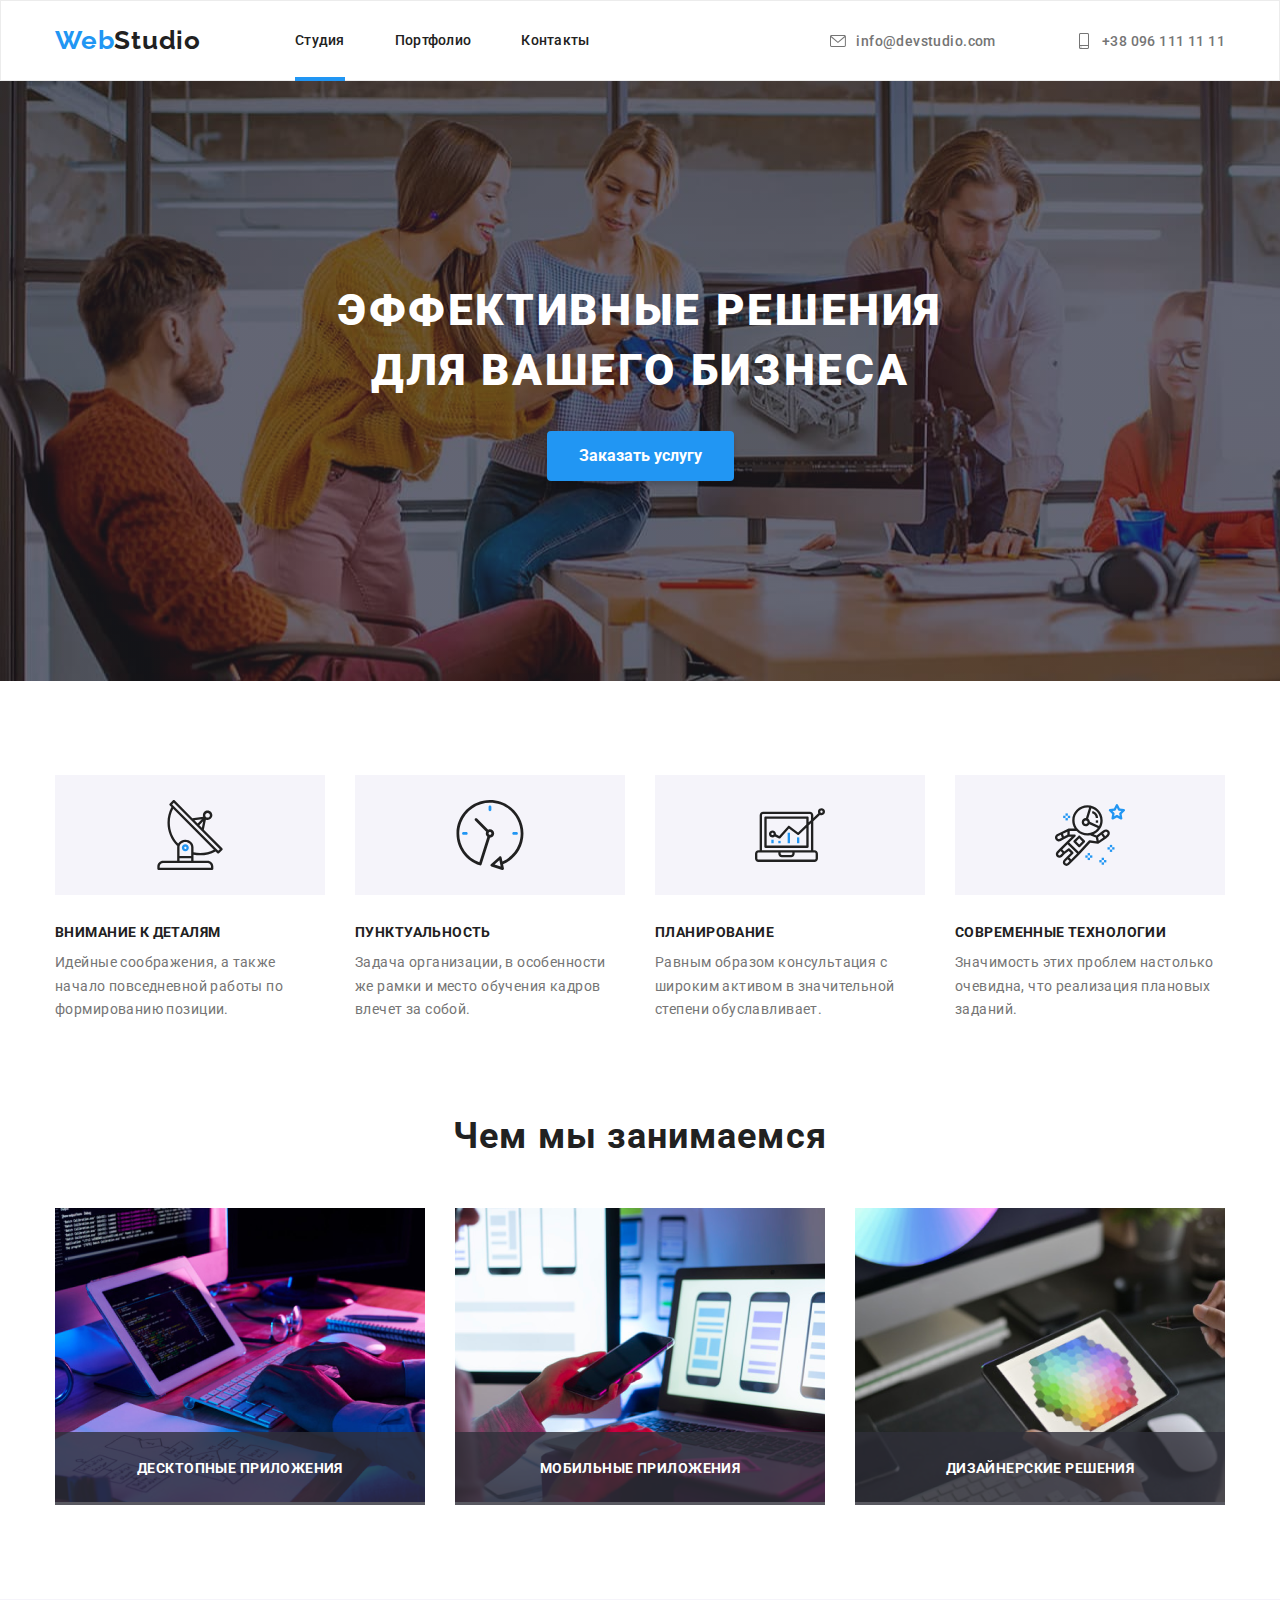
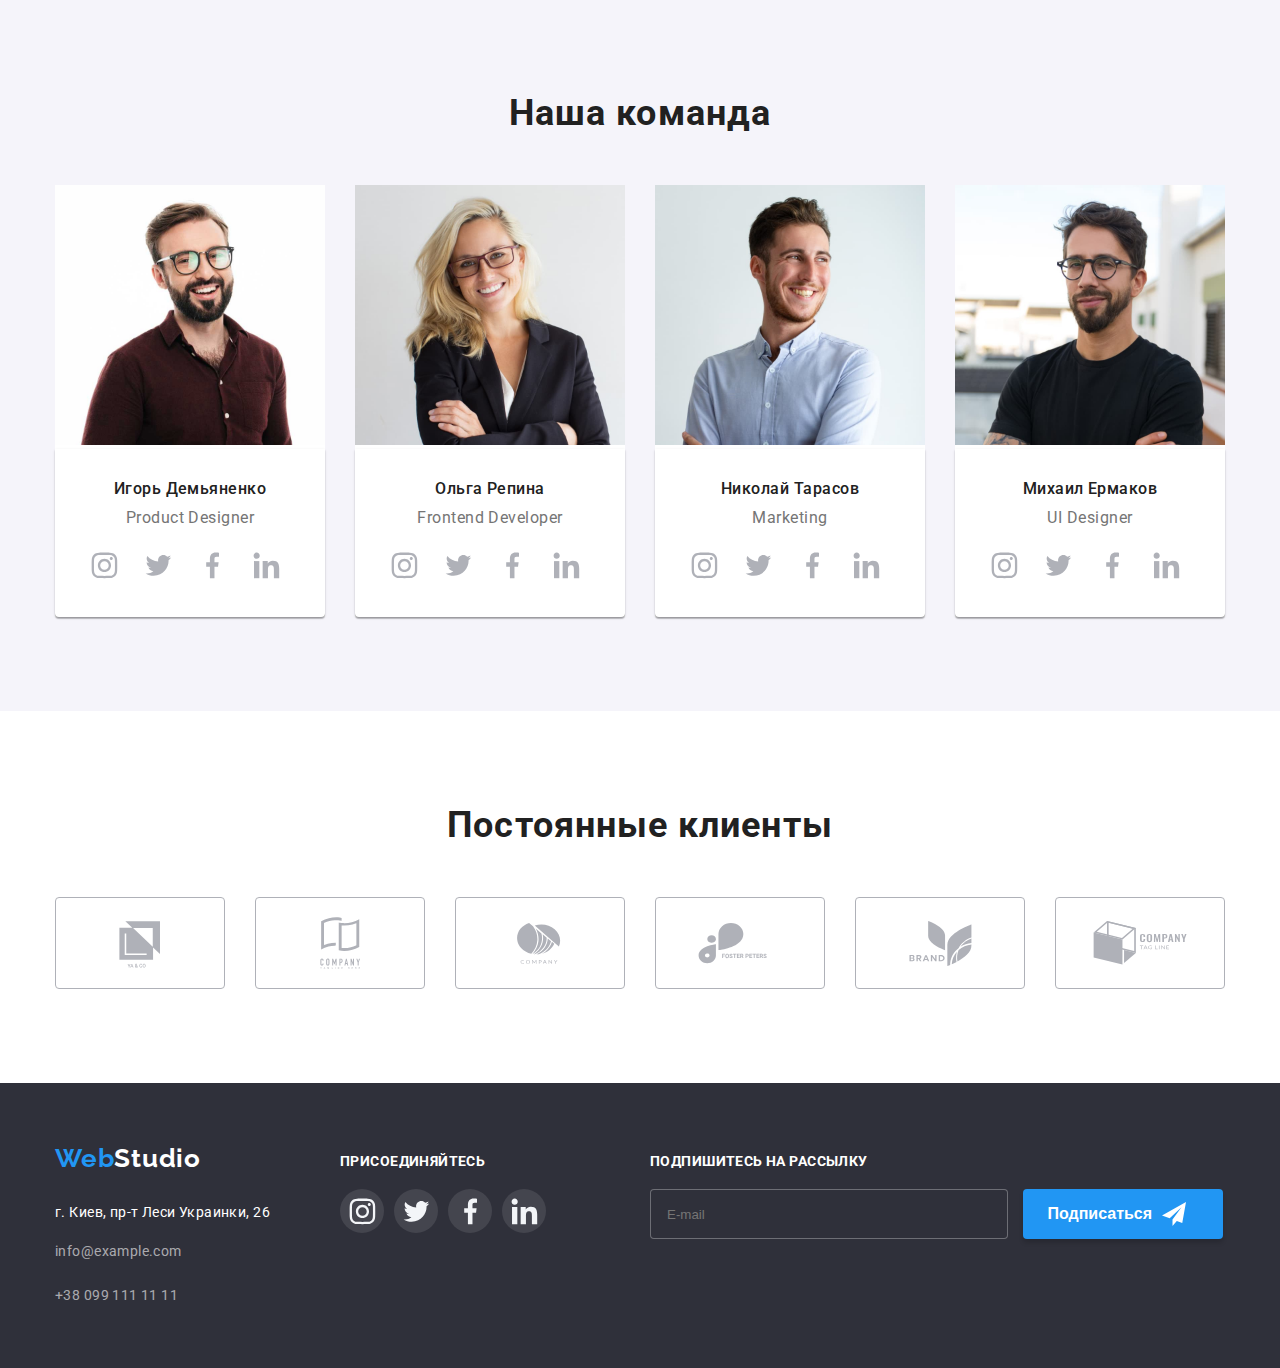
<file: index.html>
<!DOCTYPE html>
<html lang="ru">

<head>
    <meta charset="UTF-8">
    <meta http-equiv="X-UA-Compatible" content="IE=edge">
    <meta name="viewport" content="width=device-width, initial-scale=1.0">
    <title>WebStudio</title>
    <link rel="stylesheet" href="./CSS/modern-normalize.css">
    <link rel="preconnect" href="https://fonts.googleapis.com">
    <link rel="preconnect" href="https://fonts.gstatic.com" crossorigin>
    <link
        href="https://fonts.googleapis.com/css2?family=Raleway:wght@700&family=Roboto:wght@400;500;700;900&display=swap"
        rel="stylesheet">
    <link rel="stylesheet" href="./CSS/styles.css">
</head>

<body>
    <header class="page-header">
        <div class="contaner">
            <div class="heder-contaner">               
            <nav class="nav-head">
                <a class="logo-header" href="/"><span class="logo-web"> Web</span>Studio </a>
                <ul class="site-nav">
                    <li class="site-nav-iten">
                        <a class="nav-head current" href="#" >Студия</a>
                    </li>
                    <li class="site-nav-iten">
                        <a class="nav-head" href="portfolio.html">Портфолио</a>
                    </li>
                    <li class="site-nav-iten">
                        <a class="nav-head" href="#">Контакты</a>
                    </li>
                </ul>
            </nav>
                <div class="page">
                    <a class="nav-contact" href="mailto:info@devstudio.com"> 
                        <svg class="page-icon" >
                            <use href="./images/sprate.svg#icon-envelope"></use>
                        </svg> info@devstudio.com
                    </a>
                    <a class="nav-contact" href="tel:+380961111111">
                        <svg class="page-icon" >
                        <use href="./images/sprate.svg#icon-smartphone"></use>
                        </svg> +38 096 111 11 11
                    </a>
                </div>
            </div>
        </div>
    </header>
    
    <main>
        <section class="hero">
            <div class="contaner">
                <h1 class="hero-title">Эффективные решения </br> для вашего бизнеса</h1>
                <button class="hero-button" type="button" data-modal-open>Заказать услугу</button>
            </div>
        </section>
    
    <section class="benefits">
        <div class="contaner">
            <h2 class="hidden">Наше преимущество</h2>
            <ul class="benefits-item">
                <li class="benefits-item-submenu">
                    <a class="benefits-item-icon" href="#">
                        <svg width="70" height="70">
                            <use href="./images/sprate.svg#icon-antenna"></use>
                        </svg>
                    </a>
                    <h3 class="submenu-titel">Внимание к деталям</h3>
                    <p class="submenu-titel-text">Идейные соображения, а также начало повседневной работы по формированию позиции.</p>
                </li>
                <li class="benefits-item-submenu">
                    <a class="benefits-item-icon" href="#">
                        <svg width="70" height="70">
                            <use href="./images/sprate.svg#icon-clock"></use>
                        </svg>
                    </a>
                    <h3 class="submenu-titel">Пунктуальность</h3>
                    <p class="submenu-titel-text">Задача организации, в особенности же рамки и место обучения кадров влечет за собой.</p>
                </li>
                <li class="benefits-item-submenu">
                    <a class="benefits-item-icon" href="#">
                        <svg width="70" height="70">
                            <use href="./images/sprate.svg#icon-diagram"></use>
                        </svg>
                    </a>
                    <h3 class="submenu-titel">Планирование</h3>
                    <p class="submenu-titel-text">Равным образом консультация с широким активом в значительной степени обуславливает.</p>
                </li>
                <li class="benefits-item-submenu">
                    <a class="benefits-item-icon" href="#">
                        <svg width="70" height="70">
                            <use href="./images/sprate.svg#icon-astronaut"></use>
                        </svg>
                    </a>
                    <h3 class="submenu-titel">Современные технологии</h3>
                    <p class="submenu-titel-text">Значимость этих проблем настолько очевидна, что реализация плановых заданий.</p>
                </li>
            </ul>
        </div>
        </section>
    <section class="activities">
        <div class="contaner">
            <h2 class="basic-title">Чем мы занимаемся</h2>
            <ul class="activities-item">
                <div class="activities-link">
                <li class="activities-img"><a href="#"><img src="./images/box1.jpg" width="370" height="294" alt="Коструируем сайты"></a></li>
                <span class="activities-link-text" >Десктопные приложения</span>
                </div>
                <div class="activities-link">
                    <li class="activities-img"><a href="#"><img src="./images/box2.jpg" width="370" height="294" alt="Коструируем сайты"></a></li>
                    <span class="activities-link-text" >Мобильные приложения</span>
                </div>
                <div class="activities-link">
                    <li class="activities-img"><a href="#"><img src="./images/box3.jpg" width="370" height="294" alt="Коструируем сайты"></a></li>
                    <span class="activities-link-text" >Дизайнерские решения</span>
                </div>
            </ul>
        </div>
    </section>
    <section class="team">
            <div class="contaner">
            <h2 class="basic-title">Наша команда</h2>
            <ul class="team-container">
                <li class="team-container-item">
                    <img src="./images/team1.jpg" width="270" alt="Проджект менеджер">
                    <div class="team-title-text">
                        <h3 class="team-title">Игорь Демьяненко</h3>
                        <span class="team-container-text">Product Designer</span>
                        <ul class="team-container-link">
                            <li class="team-container-link-img" >
                                <a class="background" href="#">
                                    <svg class="team-container-icon" >
                                        <use href="./images/sprate.svg#icon-instagram"></use>
                                    </svg>
                                </a>
                            </li>
                            <li class="team-container-link-img" >
                                <a class="background" href="#">
                                    <svg class="team-container-icon" >
                                        <use href="./images/sprate.svg#icon-twitter"></use>
                                    </svg>
                                </a>
                            </li>
                            <li class="team-container-link-img" >
                                <a class="background" href="#">
                                    <svg class="team-container-icon" >
                                        <use href="./images/sprate.svg#icon-facebook"></use>
                                    </svg>
                                </a>
                            </li>
                            <li class="team-container-link-img" >
                                <a class="background" href="#">
                                    <svg class="team-container-icon" >
                                        <use href="./images/sprate.svg#icon-linkedin"></use>
                                    </svg>
                                </a>
                            </li>
                        </ul>
                    </div>
                </li>
                <li class="team-container-item">
                    <img src="./images/team2.jpg" width="270" alt="Фронтент разработчик">
                    <div class="team-title-text">
                        <h3 class="team-title">Ольга Репина</h3>
                        <span class="team-container-text">Frontend Developer</span>
                        <ul class="team-container-link">
                            <ul class="team-container-link">
                                <li class="team-container-link-img" >
                                    <a class="background" href="#">
                                        <svg class="team-container-icon" >
                                            <use href="./images/sprate.svg#icon-instagram"></use>
                                        </svg>
                                    </a>
                                </li>
                                <li class="team-container-link-img" >
                                    <a class="background" href="#">
                                        <svg class="team-container-icon" >
                                            <use href="./images/sprate.svg#icon-twitter"></use>
                                        </svg>
                                    </a>
                                </li>
                                <li class="team-container-link-img" >
                                    <a class="background" href="#">
                                        <svg class="team-container-icon" >
                                            <use href="./images/sprate.svg#icon-facebook"></use>
                                        </svg>
                                    </a>
                                </li>
                                <li class="team-container-link-img" >
                                    <a class="background" href="#">
                                        <svg class="team-container-icon" >
                                            <use href="./images/sprate.svg#icon-linkedin"></use>
                                        </svg>
                                    </a>
                                </li>
                        </ul>
                    </div>
                </li>
                <li class="team-container-item">
                    <img src="./images/team3.jpg" width="270" alt="Маркитолог">
                    <div class="team-title-text">
                        <h3 class="team-title">Николай Тарасов</h3>
                        <span class="team-container-text">Marketing</span>
                        <ul class="team-container-link">
                            <ul class="team-container-link">
                                <li class="team-container-link-img" >
                                    <a class="background" href="#">
                                        <svg class="team-container-icon" >
                                            <use href="./images/sprate.svg#icon-instagram"></use>
                                        </svg>
                                    </a>
                                </li>
                                <li class="team-container-link-img" >
                                    <a class="background" href="#">
                                        <svg class="team-container-icon" >
                                            <use href="./images/sprate.svg#icon-twitter"></use>
                                        </svg>
                                    </a>
                                </li>
                                <li class="team-container-link-img" >
                                    <a class="background" href="#">
                                        <svg class="team-container-icon" >
                                            <use href="./images/sprate.svg#icon-facebook"></use>
                                        </svg>
                                    </a>
                                </li>
                                <li class="team-container-link-img" >
                                    <a class="background" href="#">
                                        <svg class="team-container-icon" >
                                            <use href="./images/sprate.svg#icon-linkedin"></use>
                                        </svg>
                                    </a>
                                </li>
                        </ul>
                </div>
                </li>
                <li class="team-container-item">
                    <img src="./images/team4.jpg" width="270" alt="UI Designer">
                    <div class="team-title-text">
                        <h3 class="team-title">Михаил Ермаков</h3>
                        <span class="team-container-text">UI Designer</span>
                        <ul class="team-container-link">
                            <ul class="team-container-link">
                                <li class="team-container-link-img" >
                                    <a class="background" href="#">
                                        <svg class="team-container-icon" >
                                            <use href="./images/sprate.svg#icon-instagram"></use>
                                        </svg>
                                    </a>
                                </li>
                                <li class="team-container-link-img" >
                                    <a class="background" href="#">
                                        <svg class="team-container-icon" >
                                            <use href="./images/sprate.svg#icon-twitter"></use>
                                        </svg>
                                    </a>
                                </li>
                                <li class="team-container-link-img" >
                                    <a class="background" href="#">
                                        <svg class="team-container-icon" >
                                            <use href="./images/sprate.svg#icon-facebook"></use>
                                        </svg>
                                    </a>
                                </li>
                                <li class="team-container-link-img" >
                                    <a class="background" href="#">
                                        <svg class="team-container-icon" >
                                            <use href="./images/sprate.svg#icon-linkedin"></use>
                                        </svg>
                                    </a>
                                </li>
                        </ul>
                    </div>
                </li>
            </ul>

        </section>
    </div>
    <section class="clients">
        <div class="contaner">
            <h2 class="basic-title">Постоянные клиенты</h2>
            <ul class="clients-list">
                <li class="clients-item">
                    <a class="clients-item-link" href="#">
                        <svg class="clients-link">
                            <use href="./images/sprate.svg#icon-Client-1"></use>
                        </svg>
                    </a>
                    <li class="clients-item">
                        <a class="clients-item-link" href="#">
                            <svg class="clients-link">
                                <use href="./images/sprate.svg#icon-Client-2"></use>
                            </svg>
                        </a>
                    </li>
                    <li class="clients-item">
                        <a class="clients-item-link" href="#">
                            <svg class="clients-link">
                                <use href="./images/sprate.svg#icon-Client-3"></use>
                            </svg>
                        </a>
                    </li>
                    <li class="clients-item">
                        <a class="clients-item-link" href="#">
                            <svg class="clients-link">
                                <use href="./images/sprate.svg#icon-Client-4"></use>
                            </svg>
                        </a>
                    </li>
                    <li class="clients-item">
                        <a class="clients-item-link" href="#">
                            <svg class="clients-link">
                                <use href="./images/sprate.svg#icon-Client-5"></use>
                            </svg>
                        </a>
                    </li>
                    <li class="clients-item">
                        <a class="clients-item-link" href="#">
                            <svg class="clients-link">
                                <use href="./images/sprate.svg#icon-Client-6"></use>
                            </svg>
                        </a>
                    </li>
            </ul>
        </div>
    </section>
    </main>
    <footer>
    <div class="footer-info">
        <div class="contaner">
            <div class="footer-contaner">
            <div class="footer-address">
                <a class="logo-footer" href="/"> <span class="logo-web"> Web</span>Studio </a>
            <address class="nav-address">
                <a class="nav-footer-city" href="#">г. Киев, пр-т Леси Украинки, 26</a>
                <a class="nav-footer" href="mailto:info@example.com">info@example.com</a>
                <a class="nav-footer" href="tel:+380991111111">+38 099 111 11 11</a>
            </address>
            </div>
            <div class="footer-contaner-link">
                <h3 class="footer-title">присоединяйтесь</h3>
                <ul class="footer-link">
                    <li class="footer-container-link-img" >
                    <a class="background" href="#">
                        <svg class="footer-container-icon" >
                            <use href="./images/sprate.svg#icon-instagram"></use>
                        </svg>
                    </a>
                    </li>
                    <li class="footer-container-link-img" >
                    <a class="background" href="#">
                        <svg class="footer-container-icon" >
                            <use href="./images/sprate.svg#icon-twitter"></use>
                        </svg>
                    </a>
                    </li>
                    <li class="footer-container-link-img" >
                    <a class="background" href="#">
                        <svg class="footer-container-icon" >
                            <use href="./images/sprate.svg#icon-facebook"></use>
                        </svg>
                    </a>
                    </li>
                    <li class="footer-container-link-img" >
                    <a class="background" href="#">
                        <svg class="footer-container-icon" >
                            <use href="./images/sprate.svg#icon-linkedin"></use>
                        </svg>
                    </a>
                    </li>
                    </ul>
            </div>
            <div class="footer-contaner-input">
                <h3 class="footer-title">Подпишитесь на рассылку</h3>
                <form class="footer-iner">
                <Label class="footer-label"></Label>
                <input class="footer-input" type="email" placeholder="E-mail">    
                <button class="footer-button" type="submit">
                <span class="footer-icon">Подписаться
                </button>
                </form>  
            </div>
        </div>
        </div>
        </div>

    </footer>

    <div class="backdrop is-hidden" data-modal>
        <div class="modal">
            <button data-modal-close class="modal-close" >
                <svg class="modal-close-img"><use href="./images/sprate.svg#icon-close"></use></svg></button>
            <div class="modal-inner">
                <h3 class="modal-titel">Оставьте свои данные, мы вам перезвоним</h3>
                <form class="form"name="user-form" autocomplete="on">
                    <div class="modal-field">
                        <label class="form-label" for="user-neme">Имя</label>
                        <div class="form-inner">
                            <input class="form-input" id="user-neme" type="text" name="neme" placeholder=" "required>
                            <svg class="form-icon">
                                <use href="./images/sprate.svg#icon-person"></use>
                            </svg>
                        </div>
                    </div>
                    <div class="modal-field">
                        <label class="form-label" for="phone-neme">Телефон</label>
                        <div class="form-inner">
                            <input class="form-input" id="phone-neme" type="text" name="phone" placeholder=" "required>
                            <svg class="form-icon">
                                <use href="./images/sprate.svg#icon-phone"></use>
                            </svg>
                        </div>
                    </div>
                    <div class="modal-field">
                        <label class="form-label" for="user-email">Почта</label>
                        <div class="form-inner">
                            <input class="form-input" id="user-email" type="text" name="email" placeholder=" "required>
                            <svg class="form-icon">
                                <use href="./images/sprate.svg#icon-email"></use>
                            </svg>
                        </div> 
                    </div>
                    <div class="modal-field">
                        <label class="form-label" for="user-coment">Комментарий</label>
                        <textarea class=" modal-field-textarea" name="user-coment" id="user-coment" placeholder="Введите текст"></textarea>
                    </div>
                    <div class="modal-checkbox checkbox">
                        <div class="checkbox-contaner-icon">
                            <input class="checkbox-input visually-hidden" id="terms-condition" type="checkbox" name="terms-condition" >
                            <svg class="checkbox-icon"><use href="./images/sprate.svg#icon-check"></use></svg>
                        </div>
                        <label class="checkbox-label" for="terms-condition">Соглашаюсь с рассылкой и принимаю <span class="modal-checkbox-span">Условия договора</span> </label>
                    </div>
                    <div class="modal-button">
                    <button class="form-button" type="submit">Отправить</button> 
                    </div>
                </form>
            </div>
        </div>
    </div>

    <script src="./Js/modal.js"></script>
</body>

</html>
</file>
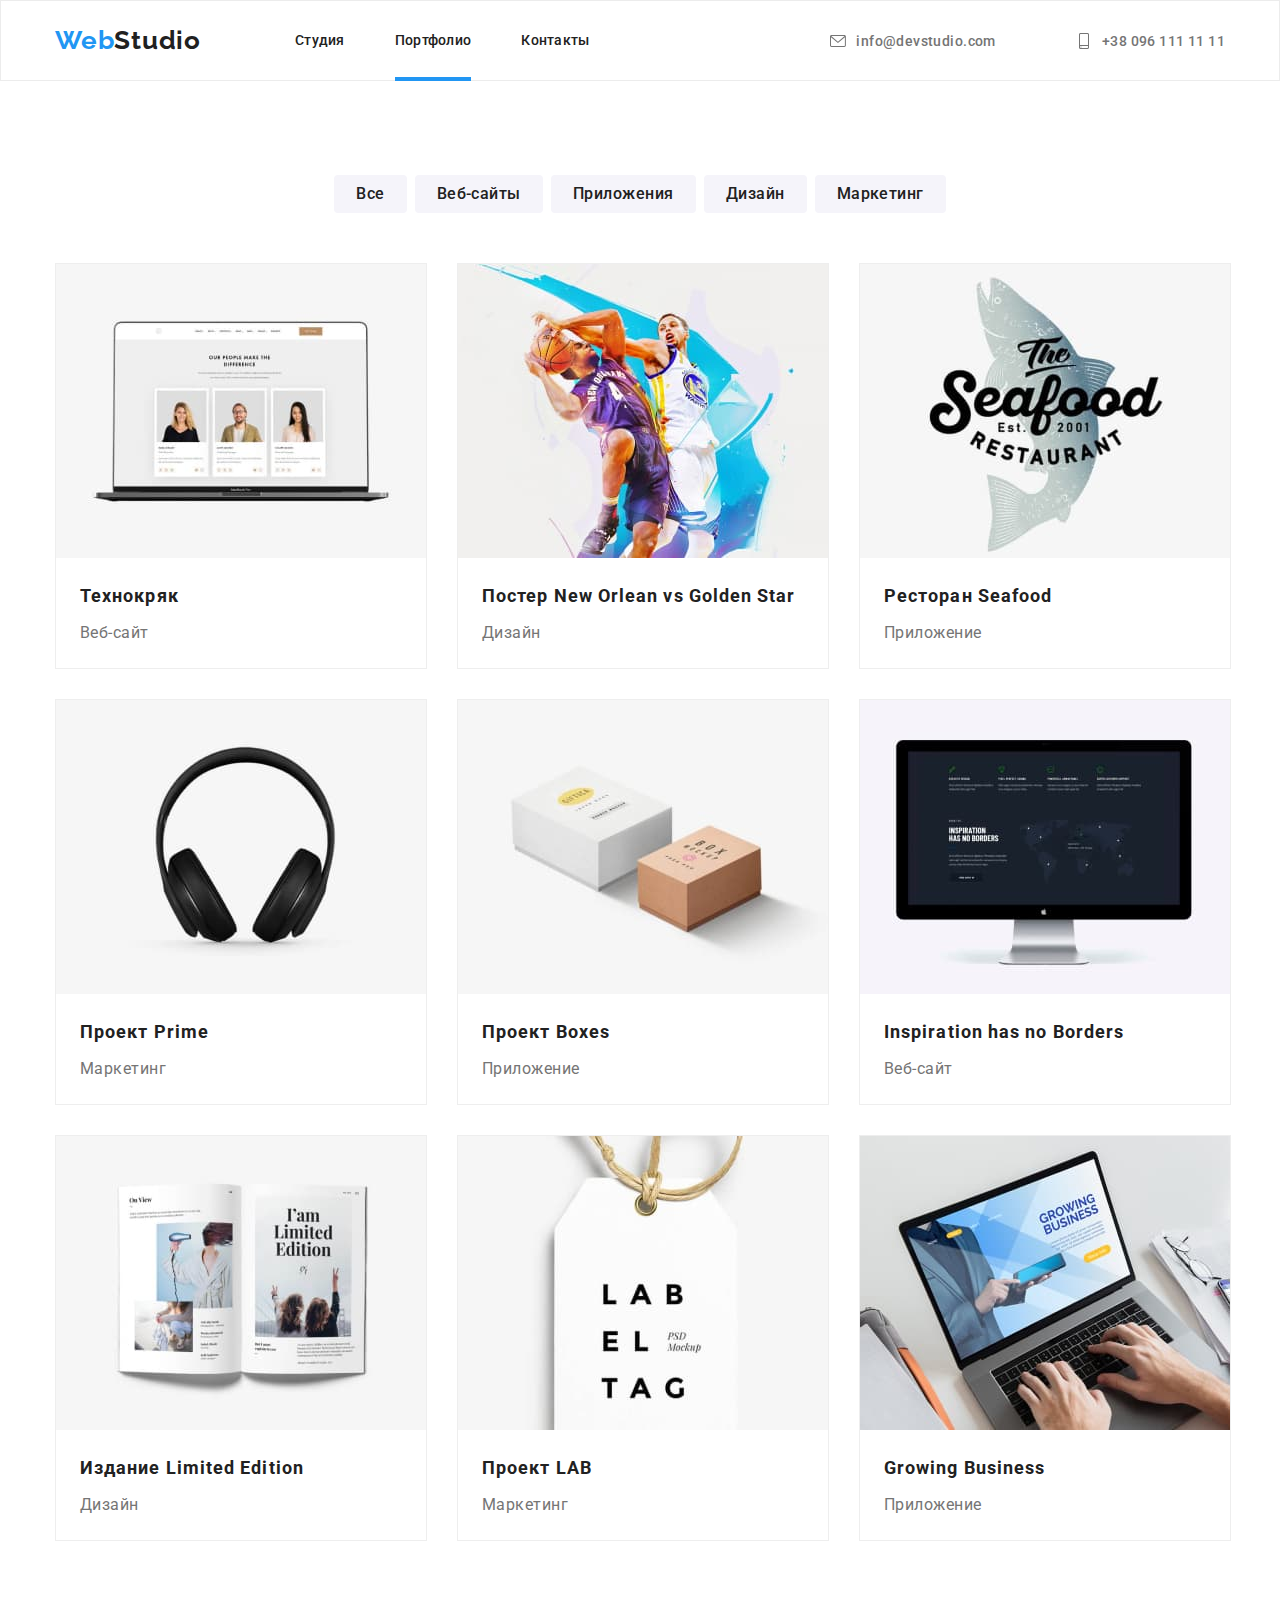
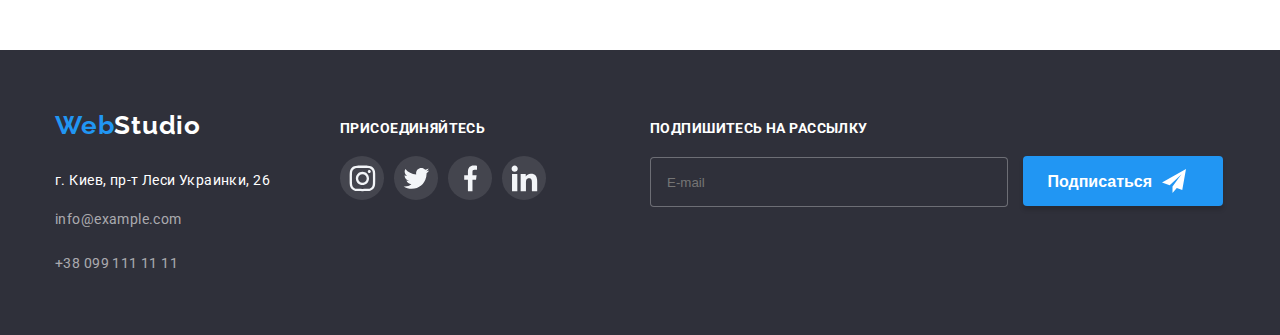
<file: portfolio.html>
<!DOCTYPE html>
<html lang="en">
<head>
	<meta charset="UTF-8">
	<meta http-equiv="X-UA-Compatible" content="IE=edge">
	<meta name="viewport" content="width=device-width, initial-scale=1.0">
	<title>Portfolio</title>
    <link rel="stylesheet" href="./CSS/modern-normalize.css">
	<link rel="preconnect" href="https://fonts.googleapis.com">
    <link rel="preconnect" href="https://fonts.gstatic.com" crossorigin>
    <link href="https://fonts.googleapis.com/css2?family=Raleway:wght@700&family=Roboto:wght@400;500;700;900&display=swap" rel="stylesheet">
	<link rel="stylesheet" href="./CSS/styles.css">
</head>
<body>
    <header class="page-header">
        <div class="contaner">
            <div class="heder-contaner">               
            <nav class="nav-head">
                <a class="logo-header" href="/"><span class="logo-web"> Web</span>Studio </a>
                <ul class="site-nav">
                    <li class="site-nav-iten">
                        <a class="nav-head" href="./index.html">Студия</a>
                    </li>
                    <li class="site-nav-iten">
                        <a class="nav-head current" href="#">Портфолио</a>
                    </li>
                    <li class="site-nav-iten">
                        <a class="nav-head" href="#">Контакты</a>
                    </li>
                </ul>
            </nav>
                <div class="page">
                    <a class="nav-contact" href="mailto:info@devstudio.com"> 
                        <svg class="page-icon" >
                            <use href="./images/sprate.svg#icon-envelope"></use>
                        </svg> info@devstudio.com
                    </a>
                    <a class="nav-contact" href="tel:+380961111111">
                        <svg class="page-icon" >
                        <use href="./images/sprate.svg#icon-smartphone"></use>
                        </svg> +38 096 111 11 11
                    </a>
                </div>
            </div>
        </div>
    </header>
	<main>
        
		<section class="work">
            <div class="contaner">
                <h2 class="hidden">Примеры робот</h2>
			<ul class="work-contaner">
				<li class="work-contaner-item"><button class="filter-button" type="button">Все</button></li>
				<li class="work-contaner-item"><button class="filter-button" type="button">Веб-сайты</button></li>
				<li class="work-contaner-item"><button class="filter-button" type="button">Приложения</button></li>
				<li class="work-contaner-item"><button class="filter-button" type="button">Дизайн</button></li>
				<li class="work-contaner-item"><button class="filter-button" type="button">Маркетинг</button></li>
			</ul>
            </div>
        <div class="contaner">
			<ul class="projects-contanet">
				<li class="projects-contanet-item"><a class="" href="#">
                    <div class="projects-contanet-img">
                        <a class="catalog-img" href="#"><img  src="./images/img1.jpg" width="370" height="294" alt="Постер"></a>
                        <p class="catalog-text">Ресурс предлагает комплексные предложения с разным уровнем функционала и сервисов. Все это позволит посетителю получить исчерпывающие сведения о компании или частном лице.</p>
                    </div>
                    <div class="catalog-title-type">
					<h3 class="catalog-title">Технокряк</h3>
					<span class="catalog-type">Веб-сайт</span>
                    </div>
				</li>
				<li class="projects-contanet-item"><a class="" href="#">
                    <div class="projects-contanet-img">
                        <a class="catalog-img" href="#"><img  src="./images/img2.jpg" width="370" height="294" alt="Постер"></a>
                        <p class="catalog-text">Ресурс предлагает комплексные предложения с разным уровнем функционала и сервисов. Все это позволит посетителю получить исчерпывающие сведения о компании или частном лице.</p>
                    </div>
                    <div class="catalog-title-type">
					<h3 class="catalog-title">Постер New Orlean vs Golden Star</h3>
					<span class="catalog-type">Дизайн</span>
                    </div>
				</li>
                <li class="projects-contanet-item"><a class="" href="#">
                    <div class="projects-contanet-img">
                        <a class="catalog-img" href="#"><img  src="./images/img3.jpg" width="370" height="294" alt="Постер"></a>
                        <p class="catalog-text">Ресурс предлагает комплексные предложения с разным уровнем функционала и сервисов. Все это позволит посетителю получить исчерпывающие сведения о компании или частном лице.</p>
                    </div>
                    <div class="catalog-title-type">
					<h3 class="catalog-title">Ресторан Seafood</h3>
					<span class="catalog-type">Приложение</span>
                    </div>
				</li>
                <li class="projects-contanet-item"><a class="" href="#">
                    <div class="projects-contanet-img">
                        <a class="catalog-img" href="#"><img  src="./images/img4.jpg" width="370" height="294" alt="Постер"></a>
                        <p class="catalog-text">Ресурс предлагает комплексные предложения с разным уровнем функционала и сервисов. Все это позволит посетителю получить исчерпывающие сведения о компании или частном лице.</p>
                    </div>
                    <div class="catalog-title-type">
					<h3 class="catalog-title">Проект Prime</h3>
					<span class="catalog-type">Маркетинг</span>
                    </div>
				</li>
				<li class="projects-contanet-item"><a class="" href="#">
                    <div class="projects-contanet-img">
                        <a class="catalog-img" href="#"><img  src="./images/img5.jpg" width="370" height="294" alt="Постер"></a>
                        <p class="catalog-text">Ресурс предлагает комплексные предложения с разным уровнем функционала и сервисов. Все это позволит посетителю получить исчерпывающие сведения о компании или частном лице.</p>
                    </div>
                    <div class="catalog-title-type">
					<h3 class="catalog-title">Проект Boxes</h3>
					<span class="catalog-type">Приложение</span>
                    </div>
				</li>
                <li class="projects-contanet-item"><a class="" href="#">
                    <div class="projects-contanet-img">
                        <a class="catalog-img" href="#"><img  src="./images/img6.jpg" width="370" height="294" alt="Постер"></a>
                        <p class="catalog-text">Ресурс предлагает комплексные предложения с разным уровнем функционала и сервисов. Все это позволит посетителю получить исчерпывающие сведения о компании или частном лице.</p>
                    </div>
                    <div class="catalog-title-type">
					<h3 class="catalog-title">Inspiration has no Borders</h3>
					<span class="catalog-type">Веб-сайт</span>
                    </div>
				</li>
                <li class="projects-contanet-item"><a class="" href="#">
                    <div class="projects-contanet-img">
                        <a class="catalog-img" href="#"><img  src="./images/img7.jpg" width="370" height="294" alt="Постер"></a>
                        <p class="catalog-text">Ресурс предлагает комплексные предложения с разным уровнем функционала и сервисов. Все это позволит посетителю получить исчерпывающие сведения о компании или частном лице.</p>
                    </div>
                    <div class="catalog-title-type">
					<h3 class="catalog-title">Издание Limited Edition</h3>
					<span class="catalog-type">Дизайн</span>
                    </div>
				</li>
				<li class="projects-contanet-item"><a class="" href="#">
                    <div class="projects-contanet-img">
                        <a class="catalog-img" href="#"><img  src="./images/img8.jpg" width="370" height="294" alt="Постер"></a>
                        <p class="catalog-text">Ресурс предлагает комплексные предложения с разным уровнем функционала и сервисов. Все это позволит посетителю получить исчерпывающие сведения о компании или частном лице.</p>
                    </div>
                    <div class="catalog-title-type">
					<h3 class="catalog-title">Проект LAB</h3>
					<span class="catalog-type">Маркетинг</span>
                    </div>
				</li>
                <li class="projects-contanet-item"><a class="" href="#">
                    <div class="projects-contanet-img">
                        <a class="catalog-img" href="#"><img  src="./images/img9.jpg" width="370" height="294" alt="Постер"></a>
                        <p class="catalog-text">Ресурс предлагает комплексные предложения с разным уровнем функционала и сервисов. Все это позволит посетителю получить исчерпывающие сведения о компании или частном лице.</p>
                    </div>
                    <div class="catalog-title-type">
					<h3 class="catalog-title">Growing Business</h3>
					<span class="catalog-type">Приложение</span>
                    </div>
				</li>
			</ul>
        </div>
		</section>
	</main>

    <footer>
        <div class="footer-info">
            <div class="contaner">
                <div class="footer-contaner">
                <div class="footer-address">
                    <a class="logo-footer" href="/"> <span class="logo-web"> Web</span>Studio </a>
                <address class="nav-address">
                    <a class="nav-footer-city" href="#">г. Киев, пр-т Леси Украинки, 26</a>
                    <a class="nav-footer" href="mailto:info@example.com">info@example.com</a>
                    <a class="nav-footer" href="tel:+380991111111">+38 099 111 11 11</a>
                </address>
                </div>
                <div class="footer-contaner-link">
                    <h3 class="footer-title">присоединяйтесь</h3>
                    <ul class="footer-link">
                        <li class="footer-container-link-img" >
                        <a class="background" href="#">
                            <svg class="footer-container-icon" >
                                <use href="./images/sprate.svg#icon-instagram"></use>
                            </svg>
                        </a>
                        </li>
                        <li class="footer-container-link-img" >
                        <a class="background" href="#">
                            <svg class="footer-container-icon" >
                                <use href="./images/sprate.svg#icon-twitter"></use>
                            </svg>
                        </a>
                        </li>
                        <li class="footer-container-link-img" >
                        <a class="background" href="#">
                            <svg class="footer-container-icon" >
                                <use href="./images/sprate.svg#icon-facebook"></use>
                            </svg>
                        </a>
                        </li>
                        <li class="footer-container-link-img" >
                        <a class="background" href="#">
                            <svg class="footer-container-icon" >
                                <use href="./images/sprate.svg#icon-linkedin"></use>
                            </svg>
                        </a>
                        </li>
                        </ul>
                </div>
                <div class="footer-contaner-input">
                    <h3 class="footer-title">Подпишитесь на рассылку</h3>
                    <form class="footer-iner">
                    <Label class="footer-label"></Label>
                    <input class="footer-input" type="email" placeholder="E-mail">    
                    <button class="footer-button" type="submit">
                    <span class="footer-icon">Подписаться
                    </button>
                    </form>  
                </div>
            </div>
            </div>
            </div>
    
        </footer>
</body>
</html>
</file>
<file: CSS/styles.css>
ul{
    padding-inline-start:0px;
}
:root {
	--title-color: #212121;
	--paragraph-color: #757575 ;
	--button-COLOR:#2196F3;
  }

  /*HEADER*/
.contaner{
    width: 1200px;
    padding-left: 15px;
    padding-right: 15px;
    margin: auto;
}
.heder-contaner{
    display: flex;
    align-items: center;
}
.page-header{
    border: 1px solid #ECECEC ;
}
.logo-header{
	color: #212121;
	font-family: 'Raleway';
	font-weight: 700;
	font-size: 26px;
	line-height: 1.2;
	letter-spacing: 0.03em;
	text-decoration: none;
    margin-right: 94px;
    padding-top: 24px;
    padding-bottom: 24px;
    
}
.logo-web{
	color: #2196F3;
}
ul {
    list-style: none;
    }

.site-nav{
    display: flex;
    margin: 0;

}
.site-nav .nav-head{
    display: block;
    
}

.nav-head{
    position: relative;
    display: flex;
    align-items: center;
    color: var(--title-color);
	font-family: 'Roboto';
	font-weight: 500;
	font-size: 14px;
	line-height: 1.14;
	letter-spacing: 0.02em;
    text-decoration:none ;
    
    transition:color 250ms cubic-bezier(0.4, 0, 0.2, 1); 

}    
.nav-head .site-nav-iten:not(:last-child){
    margin-right: 50px;

}
.current::after{
    position: absolute;
    bottom: -32px;
    display: flex;
    content: '';
    width: 100%;
    height: 4px;
    background-color: #2196F3;

}

.icon-header{
    border: 0;
    
}
.envelope-icon{
    
}
.nav-head:hover,
.nav-head:focus {
    
	color: #2196F3;
}
.site-nav.nav-head:active{
	color: #2196F3;
    }
.nav-contact + .nav-contact{
    margin-left: 50px;
}

.nav-contact{
    display: flex;
    text-decoration: none;
    color: var(--paragraph-color);
    font-weight: 500;
    transition:color 250ms cubic-bezier(0.4, 0, 0.2, 1); 
}
.nav-contact:hover,
.nav-contact:focus {
    color: #2196F3;
}
.page{
    display: flex;
    margin-left: auto;
}
.page-icon{
    text-decoration: none;
    margin-right: 10px;
    margin-left: 30px;
    width:16px; 
    height:16px;
    fill: currentColor;
}
body{ 
	font-family: 'Roboto', sans-serif;
	color: var(--paragraph-color);
	font-weight: 400;
	font-size: 14px;
	letter-spacing: 0.03em;
}
.hero{
    display: flex;
    justify-content: center;
    padding-top: 200px;
    padding-bottom: 200px;
    background: #C4C4C4;
    background-image: linear-gradient(to left,rgba(47, 48, 58, 0.4), rgba(47, 48, 58, 0.4) ),
    url(../images/bgrhero.jpg);

    }

.hero-title{
	color: #FFFFFF;
	font-weight: 900;
	font-size: 44px;
	line-height: 1.36;
	text-align: center;
	letter-spacing: 0.06em;
	text-transform: uppercase;
    margin:0;
    padding-bottom: 30px;
}


.hero-button{
    font-family: Roboto;
    font-weight: 700;
    font-size: 16px;
    line-height: 1.87;
	background:var(--button-COLOR) ;
	color: #FFFFFF;
	text-align: center;
    padding: 10px 32px;
    border: 0;
    display: flex;
    margin: auto;
    box-shadow: 0px 4px 4px rgba(0, 0, 0, 0.15);
    border-radius: 4px;
}

.hidden{
    display: none;
    margin: 0;
    padding: 0;
}
.benefits{
    padding-top: 94px;
    padding-bottom: 94px;
}
.benefits-item{
    display: flex;
    justify-content: space-between;
    margin: 0 ;

}
.benefits-item-submenu{
    width: 270px;
        
}
.benefits-item-icon{
    display: flex;
    width: 270px;
    height: 120px;
    background-color: #F5F4FA;
    justify-content: center;
    align-items: center;
    margin-bottom: 30px;
}

.submenu-titel{
    color: var(--title-color);
    text-transform:uppercase;
    font-size: 14px;
    line-height: 1.14;
    margin: 0 0 10px 0 ;
}
.submenu-titel-text{
    font-family: Roboto;
    font-weight: 400;
    font-size: 14px;
    line-height: 1.7;
    margin: 0;
}
.activities{
    padding-bottom: 94px;
}
.activities-item{
    display: flex;
    margin: 0;
}
.activities-img{
    
}
.activities-link + .activities-link{
    margin-left: 30px;
}
.activities-link{
    position: relative;
    
    
}
.activities-link-text{
    position: absolute;
    bottom: 0;
    left: 50%;
    transform: translateX(-50%);
    font-weight: 700;
    font-size: 14px;
    line-height: 1.2;
    color: #FFFFFF;
    text-transform:uppercase;
    width: 100%;
    padding-bottom: 28px;
    padding-top: 28px;
    background: rgba(47, 48, 58, 0.8);
    display: flex;
    justify-content: center;
}
.basic-title{
    color: var(--title-color);
    font-weight: 700;
    font-size: 36px;
    line-height: 1.16;
    letter-spacing: 0.03em;
    text-align: center;
    margin: 0 0 50px 0;
}


.team{
    background-color: #F5F4FA;
    color: var(--paragraph-color);
    font-weight: 400;
    font-size: 16px;
    line-height: 1.19;
    letter-spacing: 0.03em;
    padding-top: 94px;
    padding-bottom: 94px; 
}
.team-container{
    display: flex;
    justify-content: center;
    text-align: center;
    margin: 0;
    
}
.team-container-item{
    background-color: #FFFFFF;
}
.team-container-item+.team-container-item{
    margin-left: 30px;
}

.team-title{
    color: var(--title-color);
    font-weight: 500;
    font-size: 16px;
    line-height: 1.19;
    margin: 0;
    margin-bottom: 10px;
}
.team-container-text{
    display: flex;
    justify-content: center;
}
.team-title-text{
    padding-top: 30px;
    padding-bottom: 30px;

    box-shadow: 0px 1px 3px rgba(0, 0, 0, 0.12), 0px 1px 1px rgba(0, 0, 0, 0.14), 0px 2px 1px rgba(0, 0, 0, 0.2);
border-radius: 0px 0px 4px 4px;
}
.team-container-link{
    display: flex;
    justify-content:center;
}
.team-container-link-img{
    margin-right: 10px;
    margin-top: 16px;    
}
.background{
    display: flex;
    border-radius: 50%;
    color: #AFB1B8;
    width: 44px;
    height: 44px;
    transition:background-color 250ms cubic-bezier(0.4, 0, 0.2, 1);
}
.team-container-icon{
    fill: currentColor;
    width: 44px;
    height: 44px;
}
.background:hover,
.background:focus{
    color: #f3f5f8;
    background-color: #2196F3;
}
.clients{
    padding-top: 94px;
    padding-bottom: 94px;
}
.clients-list{
    display: flex;
    justify-content: space-between;
    margin: 0;
}
.clients-item-link{
    display: flex;
    color: #AFB1B8;
    border: 1px solid #AFB1B8;
    width: 170px;
    height: 92px;
    border-radius: 4px;
    transition:color 250ms cubic-bezier(0.4, 0, 0.2, 1); 
}
.clients-link{
    fill: currentColor;
    width: 170px;
    height: 92px;                                                                                              */
}
.clients-item-link:hover,
.clients-item-link:focus{
    color: #2196F3;
    border: 1px solid  #2196F3;
}
/*Парфолио*/
.work-contaner{
    display: flex;
    justify-content: center;
    margin: 0;
    margin-bottom: 50px;
}

.work{
    padding-top: 94px;
    padding-bottom: 94px;
}
.work-contaner-item{
    
}
.work-contaner-item:not(:last-child){
    margin-right: 8px;
}

.filter-button{
    font-family:Roboto;
    background:  #F5F4FA;
    color: var(--title-color);
    font-weight: 500;
    font-size: 16px;
    line-height: 1.62;
    letter-spacing: 0.03em;
    border: 0;
    border-radius: 4px;
    padding: 6px 22px;
    transition: background-color 250ms cubic-bezier(0.4, 0, 0.2, 1);
}
.filter-button:hover,
.filter-button:focus{
    background: var(--button-COLOR);
    color: #FFFFFF;
}
.projects-contanet{
    display: flex;
    flex-wrap: wrap;
    margin: -15px -15px 0px -15px;
}
.projects-contanet-item{
    position: relative;
    border: 1px solid #EEEEEE;
    margin: 15px;
    transition: box-shadow 250ms cubic-bezier(0.4, 0, 0.2, 1);
}
.projects-contanet-img{
    position: relative;
    width:370px;
    height: 294px;
    overflow: hidden;

}

.projects-contanet-item:nth-child(3n+3){
    margin-right: 0;
}
.projects-contanet-item:hover,
.projects-contanet-item:focus{
    box-shadow: 0px 1px 1px rgba(0, 0, 0, 0.12), 0px 4px 4px rgba(0, 0, 0, 0.06), 1px 4px 6px rgba(0, 0, 0, 0.16);
}


.catalog{
    /*display: grid;*/
    text-decoration: none;
    }
.catalog-img{
    position: absolute;
    
    width: 100%;
    height: 100%;

}
.catalog-text{
    position: absolute;
    background-color: rgba(33, 150, 243, 0.9);;
    width: 100%;
    height: 100%;
    margin: 0;
    padding: 63px 24px;
    font-weight: 400;
    font-size: 18px;
    line-height: 1.55;
    color: #EEEEEE;
    transform: translateY(100%);
    transition: transform 250ms cubic-bezier(0.4, 0, 0.2, 1);
    
}
.projects-contanet-item:hover .catalog-text{
    transform: translateY(0);
    
}

.catalog-title{
    color: var(--title-color);
    font-weight: 700;
    font-size: 18px;
    line-height: 2;
    letter-spacing: 0.06em;
    margin: 0;
    padding-bottom: 4px;
}  
.catalog-type{
    color: var(--paragraph-color);
    font-weight: 400;
    font-size: 16px;
    line-height: 1.88;
    letter-spacing: 0.03em;
    margin: 0;
}
.catalog-title-type{
    position: relative;
    width: 100%;
    bottom: 0;
    padding-top: 20px;
    padding-left: 24px;
    padding-bottom: 20px;
}
/*FOOTER*/

footer{
    background: #2F303A;
}
.footer-info{
    padding-top: 60px;
    padding-bottom: 50px;
}
.footer-address{
    display: flex;
    flex-direction: column;
    margin-right: 70px;
}
.footer-contaner{
    display: flex;
}

.logo-footer{
    display: block;
    margin-bottom: 20px;
    color: #FFFFFF;
	font-family: 'Raleway';
	font-weight: 700;
	font-size: 26px;
	line-height: 1.2;
	letter-spacing: 0.03em;
	text-decoration: none;

}
.nav-footer{
    font-style: normal;
    color: rgba(255, 255, 255, 0.6);
    font-family: 'Roboto';
    font-weight: 400;
    font-size: 14px;
    line-height: 1.71;
    letter-spacing: 0.03em;
    text-decoration: none;
    margin: 10px 0 10px 0;
    transition:color 250ms cubic-bezier(0.4, 0, 0.2, 1); 
    
}
.nav-address{
    display: flex;
    flex-direction: column;
    
}
.nav-footer:hover,
.nav-footer:focus{
    color: #2196F3;
}
.nav-footer-city{
    color: #FFFFFF;
    text-decoration: none;
    font-style: normal;
    margin: 10px 0 10px 0;
    transition:color 250ms cubic-bezier(0.4, 0, 0.2, 1); 
}
.nav-footer-city:hover,
.nav-footer-city:focus{
    color: #2196F3;
}
.footer-container-link-img{
    margin-right: 10px;
}
.footer-contaner-link{
    display: flex;
    flex-direction: column;
    margin-top: 10px;
    margin-right: 94px;
}
.footer-title{
    font-size: 14px;
    color: #FFFFFF;
    margin: 0;
    text-transform:uppercase;
}
.footer-link{
    display: flex;
    margin: 0;
    margin-top: 20px;
}
.footer-container-icon{
    background: rgba(255, 255, 255, 0.1);
    border-radius: 50%;
    fill: #f3f5f8;
    width: 44px;
    height: 44px;
    transition:  250ms cubic-bezier(0.4, 0, 0.2, 1)

}
.footer-container-icon:hover,
.footer-container-icon:focus{
    background-color: #2196F3;
}
.footer-iner{
    margin-top: 20px;
}
.footer-contaner-input{
    margin-top: 10px;
}
.footer-input{
    background: #2F303A;
    width: 358px;
    height: 50px;
    border: 1px solid rgba(255, 255, 255, 0.3);
    box-shadow(0px 4px 4px rgba(0, 0, 0, 0.15));
    border-radius: 4px;
    color: rgba(255, 255, 255, 0.6);
    padding: 16px;
    margin-right: 12px;

}
.footer-button{
    background: #2196F3;
    color: #FFFFFF;
    width: 200px;
    height: 50px;
    box-shadow: 0px 4px 4px rgba(0, 0, 0, 0.15);
    border-radius: 4px;
    border: 0;
    padding: 0;
}
.footer-icon{
    display: flex;
    align-items: center;
    padding: 10px 24px;
    font-weight: 700;
    font-size: 16px;
    line-height: 1.84;


}
.footer-icon::after{
    display: flex;
    content: "";
    width: 24px;
    height: 24px;
    background-image: url(../images/icon\ send.svg);
    margin-left: 10px;
}
.backdrop{
    position: fixed;
    top: 0;
    left: 0;
    width: 100%;
    height: 100%;
    background: rgba(0, 0, 0, 0.2);
    opacity: 1;
    transition:  opacity 250ms cubic-bezier(0.4, 0, 0.2, 1);
}
.modal{
    position: absolute;
    top: 50%;
    left: 50%;
    transform: translate(-50%, -50%) scale(1);
    width: 528px;
    min-height: 580px;
    background: #FFFFFF;
    box-shadow: 0px 1px 3px rgba(0, 0, 0, 0.12), 0px 1px 1px rgba(0, 0, 0, 0.14), 0px 2px 1px rgba(0, 0, 0, 0.2);
    border-radius: 4px;  
    transition: transform 250ms cubic-bezier(0.4, 0, 0.2, 1);
}
.modal-close{
    position: absolute;
    top: 8px;
    right: 32px;
    border: 0;
    transition: opacity 250ms cubic-bezier(0.4, 0, 0.2, 1);
    
}
.modal-close:hover{
    color: #2196F3;

}

.modal-close-img{
    position: absolute;
    width: 30px;
    height: 30px;
    fill: currentColor;
    border-radius: 50%;
    border: 1px solid rgba(0, 0, 0, 0.1);
}
.is-hidden{
    opacity: 0;
    pointer-events: none;
}
.is-hidden .modal{
    transform: translate(-50%, -50%) scale(0.9);
}
/*FORM */

.modal-inner{
    padding: 40px;
}
.modal-titel{
    margin: 0 0 12px 0;
    font-weight: 700;
    font-size: 20px;
    line-height: 1.15;
    color: #212121
}
.modal-field{
    margin-bottom: 10px;
}
.form-inner{
    position: relative;
}

.form-label{
    display: block;
    margin-bottom: 4px;
    font-size: 12px;
    line-height: 1.2;
}
.form-input{
    width: 100%;
    border: 1px solid rgba(33, 33, 33, 0.2);
    border-radius: 4px;
    padding: 12px 42px;
    font-family: inherit;
    outline: none;
}
.form-input:hover,
.form-input:focus{
    border: 1px solid #2196F3;
}

.form-input:hover,
.form-input:focus + .form-icon{
    fill: var(--button-COLOR);
}

.form-icon{
    position: absolute;
    left: 14px;
    top: 50%;
    width: 18px;
    height: 18px;
    fill: #212121;
    transform: translateY(-50%);
}

.modal-field-textarea{
    height: 120px;
    resize: none;
    width: 100%;
    border: 1px solid rgba(33, 33, 33, 0.2);
    border-radius: 4px;
    font-family: 'Roboto';
    font-weight: 400;
    font-size: 12px;
    line-height: 1.15;
    padding: 12px 16px;
    outline: none;
}
.modal-field-textarea:hover,
.modal-field-textarea:focus{
    border: 1px solid #2196F3
}

.modal-checkbox{
    margin-top: 20px;
    margin-bottom: 30px;
}
.modal-checkbox-span{
    color: #2196F3;
    text-decoration:underline;
}
.form-button{
    display: block;
    width: 200px;
    height: 50px;
    color: #FFFFFF;
    background: #2196F3;
    box-shadow: 0px 4px 4px rgba(0, 0, 0, 0.15);
    border-radius: 4px;
    border: transparent;
    font-weight: 700;
    font-size: 16px;
    line-height: 1.87;
    letter-spacing: 0.06em;
    margin:0 auto;
}

/* checkbox */
.visually-hidden {
    position: absolute;
    white-space: nowrap;
    width: 1px;
    height: 1px;
    overflow: hidden;
    border: 0;
    padding: 0;
    clip: rect(0 0 0 0);
    clip-path: inset(50%);
    margin: -1px;
}
.checkbox{

    display: flex;
    align-items: center;
}
.modal-checkbox{
    margin-left: 10px;
}
.checkbox-contaner-icon{
    display: flex;
    align-items: center;
    justify-content: center;
    width: 16px;
    height: 15px;
    border: 2px solid #212121;
    border-radius: 2px;
    margin-right: 8px;
}
.checkbox-icon{
    position: absolute;
    width: 17px;
    height: 17px;
    opacity: 0;
}
.checkbox-input:checked + .checkbox-icon{
    opacity: 1;
}
</file>
